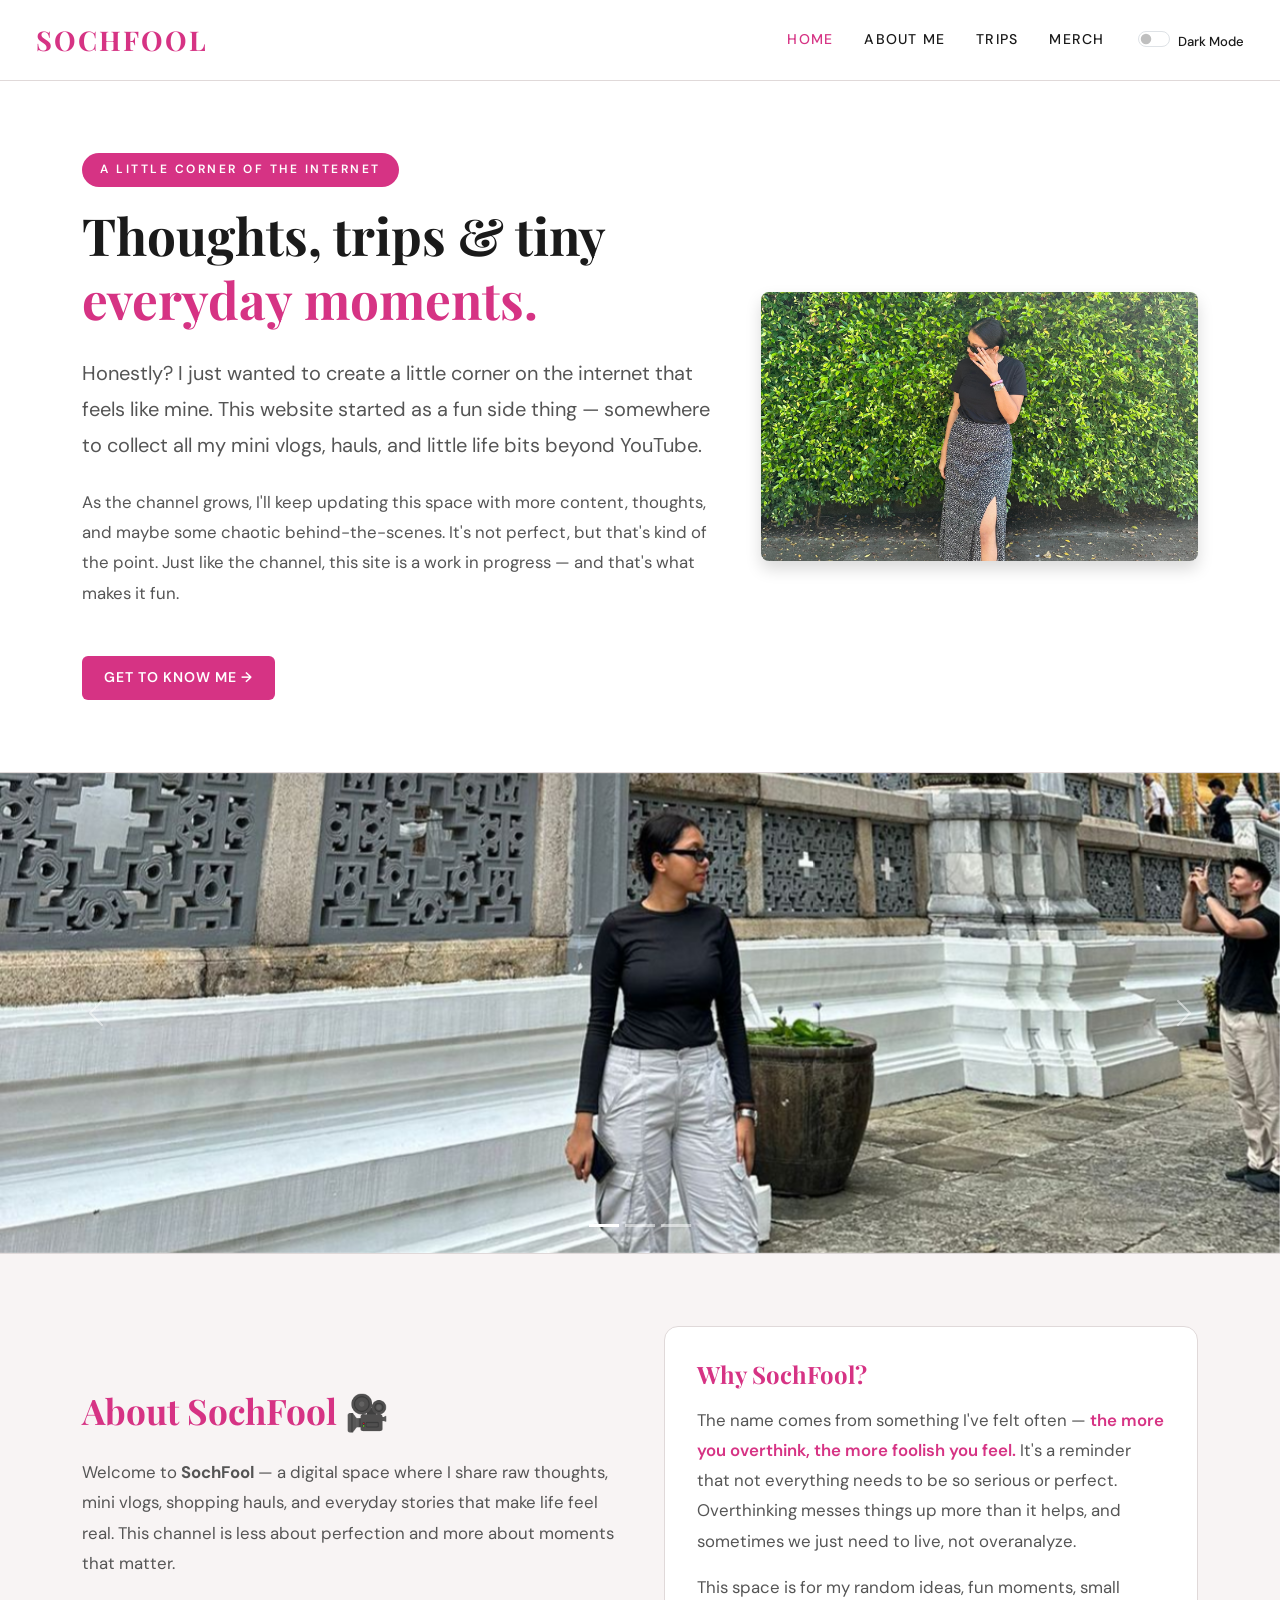
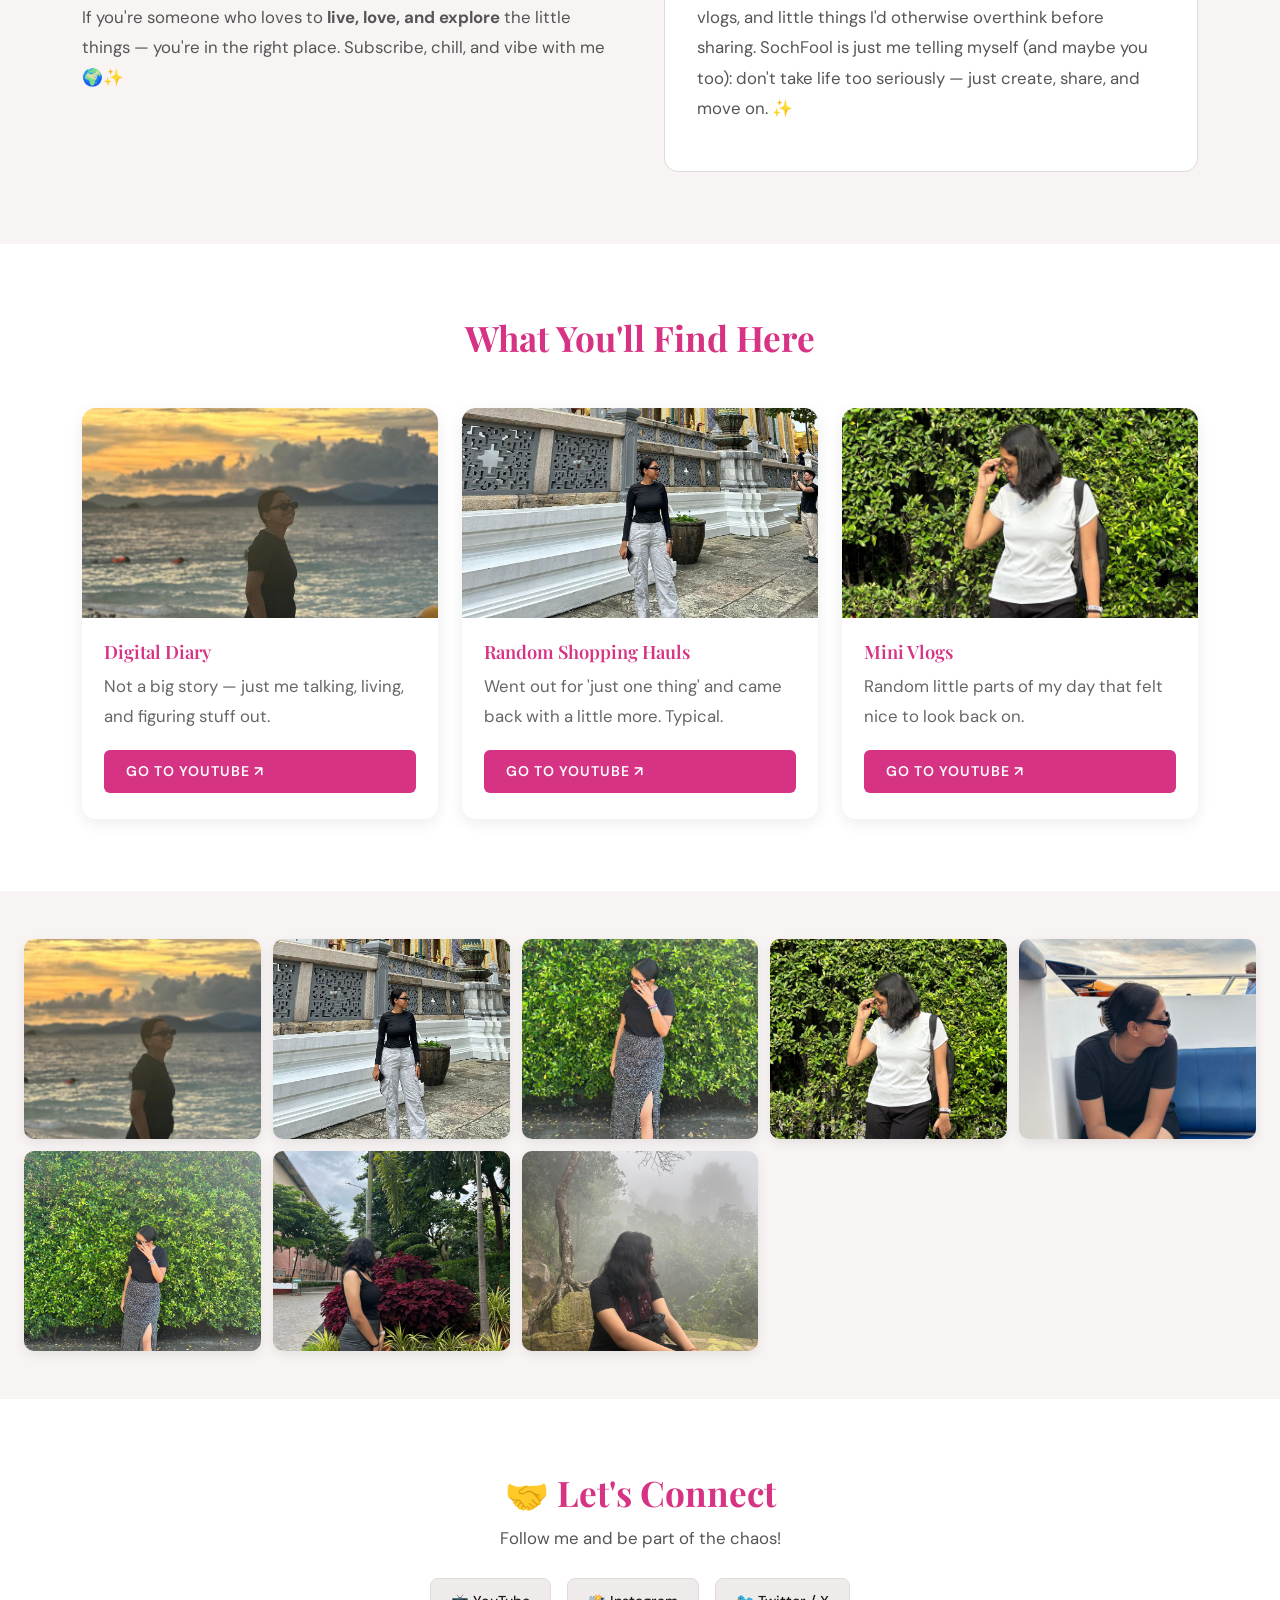
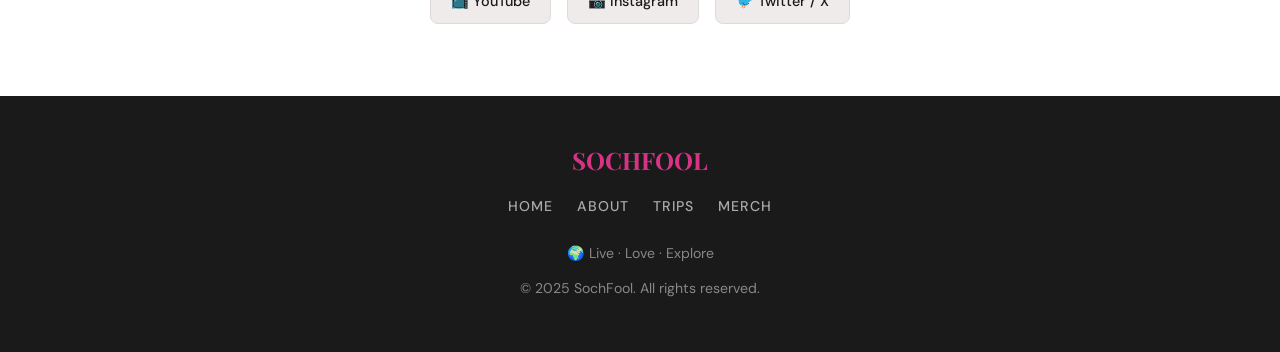
<file: index.html>
<!DOCTYPE html>
<html lang="en">
<head>
  <meta charset="UTF-8" />
  <meta name="viewport" content="width=device-width, initial-scale=1.0" />
  <title>SochFool — Home</title>
  <link href="https://cdn.jsdelivr.net/npm/bootstrap@5.3.2/dist/css/bootstrap.min.css" rel="stylesheet" />
  <link rel="stylesheet" href="style.css" />
</head>
<body>

  <!-- ═══════════════════════════════ NAVBAR ═══════════════ -->
  <nav id="sfNavbar" class="navbar navbar-expand-lg navbar-light bg-white sf-navbar">
    <div class="container-fluid">
      <a class="navbar-brand" href="index.html">SOCHFOOL</a>

      <button class="navbar-toggler border-0" type="button"
              data-bs-toggle="collapse" data-bs-target="#sfNav">
        <span class="navbar-toggler-icon"></span>
      </button>

      <div class="collapse navbar-collapse justify-content-end" id="sfNav">
        <ul class="navbar-nav align-items-center gap-1">
          <li class="nav-item"><a class="nav-link" href="index.html">Home</a></li>
          <li class="nav-item"><a class="nav-link" href="about.html">About Me</a></li>
          <li class="nav-item"><a class="nav-link" href="trips.html">Trips</a></li>
          <li class="nav-item"><a class="nav-link" href="merch.html">Merch</a></li>
          <li class="nav-item ms-3">
            <div class="form-check form-switch mb-0">
              <input class="form-check-input" type="checkbox" id="darkModeToggle" />
              <label class="form-check-label" for="darkModeToggle">Dark Mode</label>
            </div>
          </li>
        </ul>
      </div>
    </div>
  </nav>

  <!-- ═════════════════════════════ HERO / WHY THIS WEBSITE ═ -->
  <section class="sf-section">
    <div class="container">
      <div class="row align-items-center g-5">
        <div class="col-lg-7">
          <p class="sf-merch-badge d-inline-block mb-3">A little corner of the internet</p>
          <h1 class="mb-4">
            Thoughts, trips &amp; tiny<br>
            <span class="text-accent">everyday moments.</span>
          </h1>
          <p class="fs-5 mb-4">
            Honestly? I just wanted to create a little corner on the internet that feels like mine.
            This website started as a fun side thing — somewhere to collect all my mini vlogs, hauls,
            and little life bits beyond YouTube.
          </p>
          <p class="mb-5">
            As the channel grows, I'll keep updating this space with more content, thoughts,
            and maybe some chaotic behind-the-scenes. It's not perfect, but that's kind of the point.
            Just like the channel, this site is a work in progress — and that's what makes it fun.
          </p>
          <a href="about.html" class="sf-btn">Get to know me →</a>
        </div>
        <div class="col-lg-5 d-none d-lg-block">
          <img src="assets/3.jpg" alt="Neha" class="img-fluid rounded-3 shadow"
               style="max-height:420px; width:100%; object-fit:cover;" />
        </div>
      </div>
    </div>
  </section>

  <!-- ═══════════════════════════════ CAROUSEL ═════════════ -->
  <div id="sfCarousel" class="carousel slide sf-carousel" data-bs-ride="carousel">
    <div class="carousel-indicators">
      <button type="button" data-bs-target="#sfCarousel" data-bs-slide-to="0" class="active"></button>
      <button type="button" data-bs-target="#sfCarousel" data-bs-slide-to="1"></button>
      <button type="button" data-bs-target="#sfCarousel" data-bs-slide-to="2"></button>
    </div>
    <div class="carousel-inner">
      <div class="carousel-item active">
        <img src="assets/2.jpg" class="d-block w-100" alt="Slide 1" />
      </div>
      <div class="carousel-item">
        <img src="assets/1.jpg" class="d-block w-100" alt="Slide 2" />
      </div>
      <div class="carousel-item">
        <img src="assets/5.jpg" class="d-block w-100" alt="Slide 3" />
      </div>
    </div>
    <button class="carousel-control-prev" type="button" data-bs-target="#sfCarousel" data-bs-slide="prev">
      <span class="carousel-control-prev-icon"></span>
    </button>
    <button class="carousel-control-next" type="button" data-bs-target="#sfCarousel" data-bs-slide="next">
      <span class="carousel-control-next-icon"></span>
    </button>
  </div>

  <!-- ═══════════════════════════ ABOUT SOCHFOOL ═══════════ -->
  <section class="sf-section-alt">
    <div class="container">
      <div class="row g-5 align-items-center">
        <div class="col-lg-6">
          <h2 class="mb-4">About SochFool 🎥</h2>
          <p class="mb-4">
            Welcome to <strong>SochFool</strong> — a digital space where I share raw thoughts,
            mini vlogs, shopping hauls, and everyday stories that make life feel real.
            This channel is less about perfection and more about moments that matter.
          </p>
          <p>
            If you're someone who loves to <strong>live, love, and explore</strong> the little
            things — you're in the right place. Subscribe, chill, and vibe with me 🌍✨
          </p>
        </div>
        <div class="col-lg-6">
          <div style="background:var(--surface);border:1px solid var(--border);border-radius:14px;padding:32px;">
            <h3 class="mb-3" style="color:var(--accent);">Why SochFool?</h3>
            <p>
              The name comes from something I've felt often — <span class="highlight">the more you
              overthink, the more foolish you feel.</span> It's a reminder that not everything needs
              to be so serious or perfect. Overthinking messes things up more than it helps, and
              sometimes we just need to live, not overanalyze.
            </p>
            <p class="mt-3">
              This space is for my random ideas, fun moments, small vlogs, and little things I'd
              otherwise overthink before sharing. SochFool is just me telling myself (and maybe you
              too): don't take life too seriously — just create, share, and move on. ✨
            </p>
          </div>
        </div>
      </div>
    </div>
  </section>

  <!-- ═══════════════════════════════ CONTENT CARDS ════════ -->
  <section class="sf-section">
    <div class="container">
      <h2 class="mb-5 text-center">What You'll Find Here</h2>
      <div class="sf-card-grid">

        <div class="sf-card">
          <img src="assets/1.jpg" alt="Digital Diary" />
          <div class="sf-card-body">
            <h5>Digital Diary</h5>
            <p>Not a big story — just me talking, living, and figuring stuff out.</p>
            <a href="https://www.youtube.com" class="sf-btn" target="_blank" rel="noopener">Go to YouTube ↗</a>
          </div>
        </div>

        <div class="sf-card">
          <img src="assets/2.jpg" alt="Hauls" />
          <div class="sf-card-body">
            <h5>Random Shopping Hauls</h5>
            <p>Went out for 'just one thing' and came back with a little more. Typical.</p>
            <a href="https://www.youtube.com" class="sf-btn" target="_blank" rel="noopener">Go to YouTube ↗</a>
          </div>
        </div>

        <div class="sf-card">
          <img src="assets/4.jpg" alt="Mini Vlogs" />
          <div class="sf-card-body">
            <h5>Mini Vlogs</h5>
            <p>Random little parts of my day that felt nice to look back on.</p>
            <a href="https://www.youtube.com" class="sf-btn" target="_blank" rel="noopener">Go to YouTube ↗</a>
          </div>
        </div>

      </div>
    </div>
  </section>

  <!-- ═══════════════════════════════ PHOTO COLLAGE ════════ -->
  <div class="sf-collage">
    <img src="assets/1.jpg" alt="Memory 1" />
    <img src="assets/2.jpg" alt="Memory 2" />
    <img src="assets/3.jpg" alt="Memory 3" />
    <img src="assets/4.jpg" alt="Memory 4" />
    <img src="assets/5.jpg" alt="Memory 5" />
    <img src="assets/6.jpg" alt="Memory 6" />
    <img src="assets/7.jpg" alt="Memory 7" />
    <img src="assets/8.jpg" alt="Memory 8" />
  </div>

  <!-- ═══════════════════════════════ SOCIALS ══════════════ -->
  <section class="sf-section text-center">
    <div class="container">
      <h2 class="mb-2">🤝 Let's Connect</h2>
      <p class="mb-4">Follow me and be part of the chaos!</p>
      <div class="sf-socials">
        <a href="https://www.youtube.com" class="sf-social-link" target="_blank" rel="noopener">
          📺 YouTube
        </a>
        <a href="#" class="sf-social-link">📸 Instagram</a>
        <a href="#" class="sf-social-link">🐦 Twitter / X</a>
      </div>
    </div>
  </section>

  <!-- ═══════════════════════════════ FOOTER ═══════════════ -->
  <footer class="sf-footer">
    <span class="brand">SOCHFOOL</span>
    <div class="sf-footer-links">
      <a href="index.html">Home</a>
      <a href="about.html">About</a>
      <a href="trips.html">Trips</a>
      <a href="merch.html">Merch</a>
    </div>
    <p>🌍 Live · Love · Explore</p>
    <p style="margin-top:10px;">&copy; 2025 SochFool. All rights reserved.</p>
  </footer>

  <script src="https://cdn.jsdelivr.net/npm/bootstrap@5.3.2/dist/js/bootstrap.bundle.min.js"></script>
  <script src="script.js"></script>
</body>
</html>
</file>
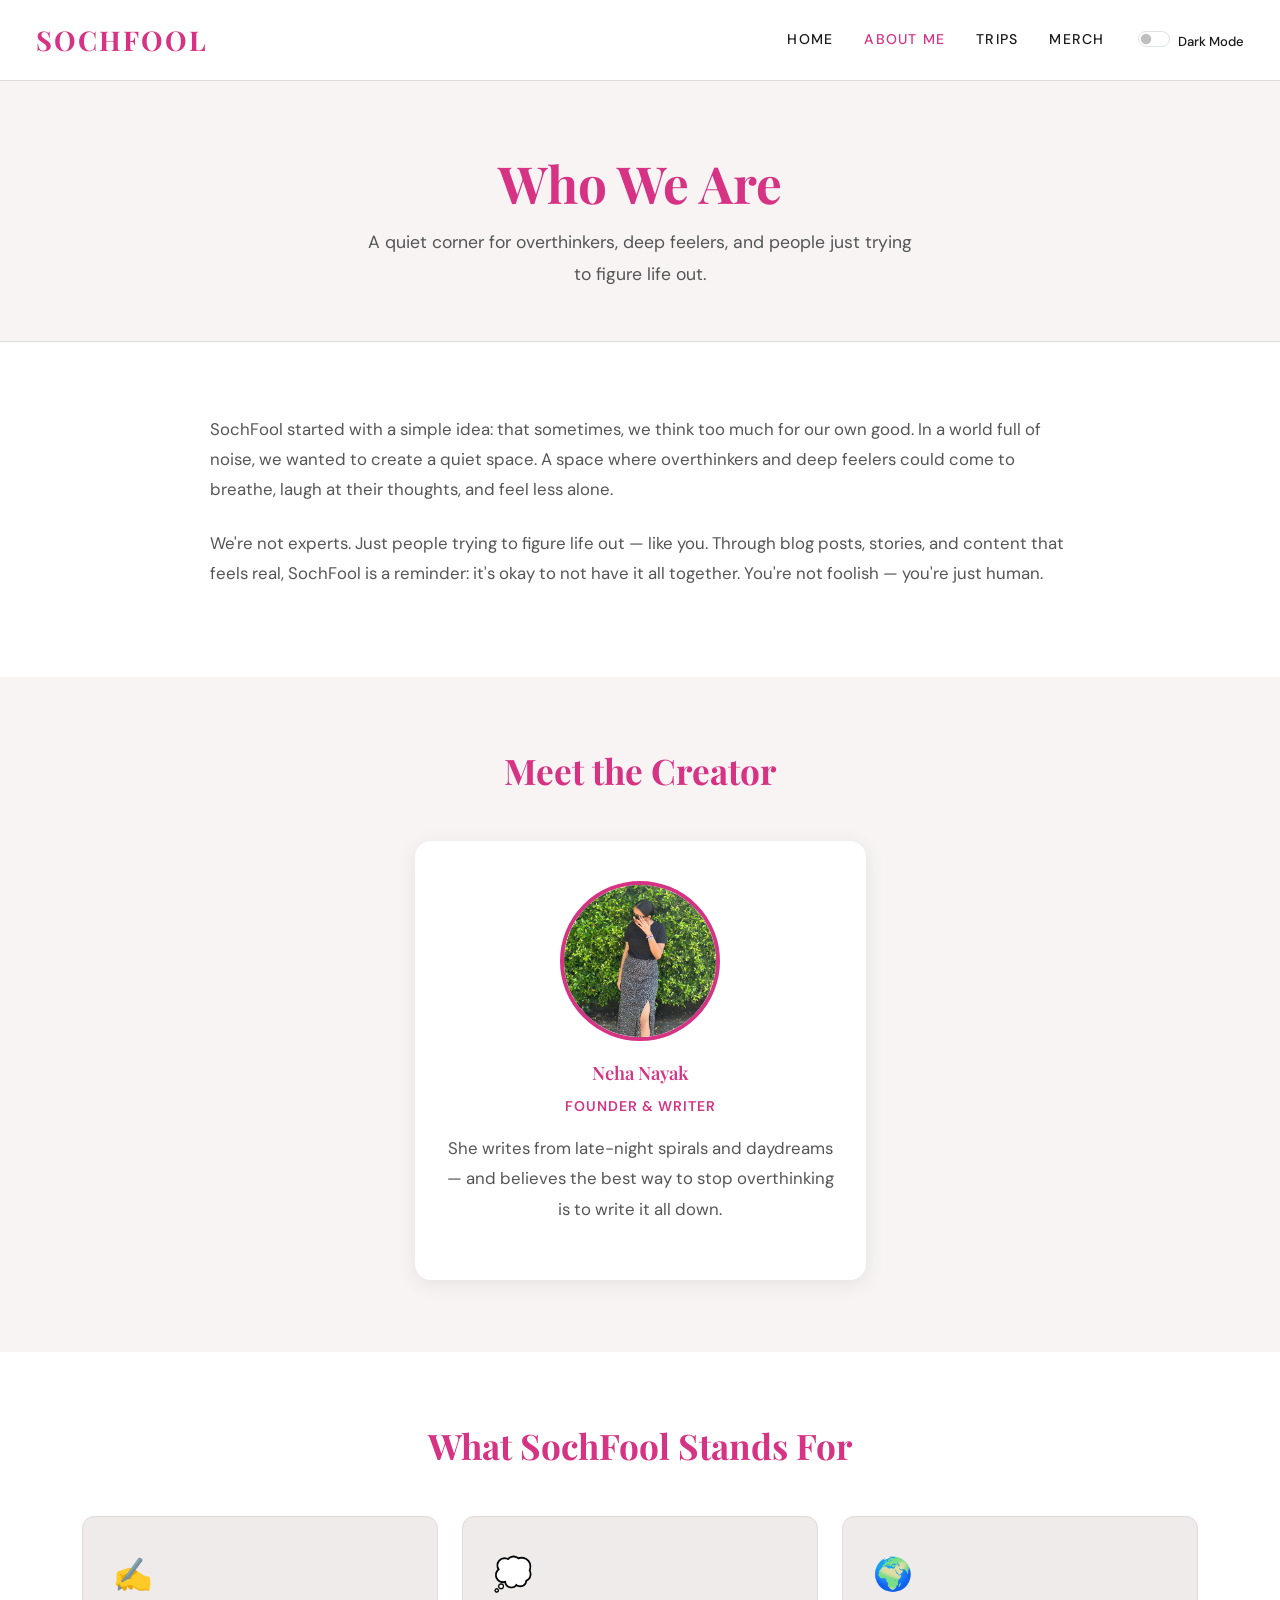
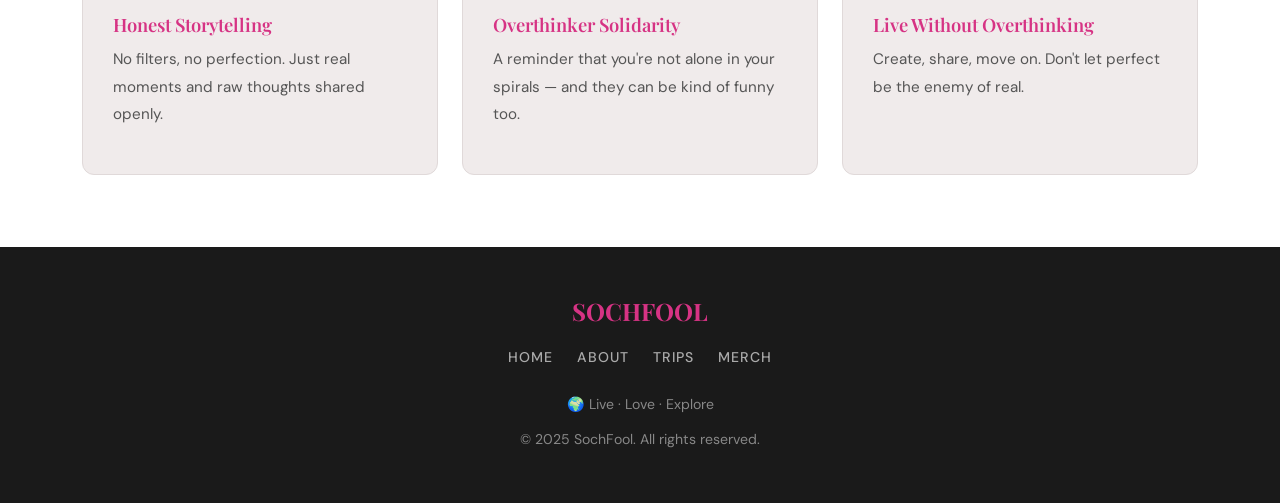
<file: about.html>
<!DOCTYPE html>
<html lang="en">
<head>
  <meta charset="UTF-8" />
  <meta name="viewport" content="width=device-width, initial-scale=1.0" />
  <title>About Me | SochFool</title>
  <link href="https://cdn.jsdelivr.net/npm/bootstrap@5.3.2/dist/css/bootstrap.min.css" rel="stylesheet" />
  <link rel="stylesheet" href="style.css" />
</head>
<body>

  <!-- ═══════════════════════════════ NAVBAR ═══════════════ -->
  <nav id="sfNavbar" class="navbar navbar-expand-lg navbar-light bg-white sf-navbar">
    <div class="container-fluid">
      <a class="navbar-brand" href="index.html">SOCHFOOL</a>

      <button class="navbar-toggler border-0" type="button"
              data-bs-toggle="collapse" data-bs-target="#sfNav">
        <span class="navbar-toggler-icon"></span>
      </button>

      <div class="collapse navbar-collapse justify-content-end" id="sfNav">
        <ul class="navbar-nav align-items-center gap-1">
          <li class="nav-item"><a class="nav-link" href="index.html">Home</a></li>
          <li class="nav-item"><a class="nav-link" href="about.html">About Me</a></li>
          <li class="nav-item"><a class="nav-link" href="trips.html">Trips</a></li>
          <li class="nav-item"><a class="nav-link" href="merch.html">Merch</a></li>
          <li class="nav-item ms-3">
            <div class="form-check form-switch mb-0">
              <input class="form-check-input" type="checkbox" id="darkModeToggle" />
              <label class="form-check-label" for="darkModeToggle">Dark Mode</label>
            </div>
          </li>
        </ul>
      </div>
    </div>
  </nav>

  <!-- ═══════════════════════════════ PAGE HEADER ══════════ -->
  <div class="sf-page-header">
    <h1>Who We Are</h1>
    <p>A quiet corner for overthinkers, deep feelers, and people just trying to figure life out.</p>
  </div>

  <!-- ═══════════════════════════════ ABOUT SECTION ════════ -->
  <section class="sf-section">
    <div class="container container-md">
      <p class="mb-4">
        SochFool started with a simple idea: that sometimes, we think too much for our own good.
        In a world full of noise, we wanted to create a quiet space. A space where overthinkers
        and deep feelers could come to breathe, laugh at their thoughts, and feel less alone.
      </p>
      <p>
        We're not experts. Just people trying to figure life out — like you. Through blog posts,
        stories, and content that feels real, SochFool is a reminder: it's okay to not have it
        all together. You're not foolish — you're just human.
      </p>
    </div>
  </section>

  <!-- ═══════════════════════════════ MEET THE CREATOR ═════ -->
  <section class="sf-section-alt">
    <div class="container">
      <h2 class="text-center mb-5">Meet the Creator</h2>
      <div class="row justify-content-center">
        <div class="col-md-7 col-lg-5">
          <div class="sf-creator-card">
            <img src="assets/3.jpg" alt="Neha Nayak" />
            <h5>Neha Nayak</h5>
            <p style="font-size:0.88rem;letter-spacing:1px;text-transform:uppercase;color:var(--accent);margin-bottom:14px;font-weight:600;">
              Founder &amp; Writer
            </p>
            <p>
              She writes from late-night spirals and daydreams — and believes the best way to
              stop overthinking is to write it all down.
            </p>
          </div>
        </div>
      </div>
    </div>
  </section>

  <!-- ═══════════════════════════════ VALUES ═══════════════ -->
  <section class="sf-section">
    <div class="container">
      <h2 class="text-center mb-5">What SochFool Stands For</h2>
      <div class="row g-4">
        <div class="col-md-4">
          <div style="background:var(--surface-2);border-radius:12px;padding:30px;height:100%;border:1px solid var(--border);">
            <div style="font-size:2rem;margin-bottom:12px;">✍️</div>
            <h5 style="color:var(--accent);margin-bottom:10px;">Honest Storytelling</h5>
            <p style="font-size:0.95rem;">No filters, no perfection. Just real moments and raw thoughts shared openly.</p>
          </div>
        </div>
        <div class="col-md-4">
          <div style="background:var(--surface-2);border-radius:12px;padding:30px;height:100%;border:1px solid var(--border);">
            <div style="font-size:2rem;margin-bottom:12px;">💭</div>
            <h5 style="color:var(--accent);margin-bottom:10px;">Overthinker Solidarity</h5>
            <p style="font-size:0.95rem;">A reminder that you're not alone in your spirals — and they can be kind of funny too.</p>
          </div>
        </div>
        <div class="col-md-4">
          <div style="background:var(--surface-2);border-radius:12px;padding:30px;height:100%;border:1px solid var(--border);">
            <div style="font-size:2rem;margin-bottom:12px;">🌍</div>
            <h5 style="color:var(--accent);margin-bottom:10px;">Live Without Overthinking</h5>
            <p style="font-size:0.95rem;">Create, share, move on. Don't let perfect be the enemy of real.</p>
          </div>
        </div>
      </div>
    </div>
  </section>

  <!-- ═══════════════════════════════ FOOTER ═══════════════ -->
  <footer class="sf-footer">
    <span class="brand">SOCHFOOL</span>
    <div class="sf-footer-links">
      <a href="index.html">Home</a>
      <a href="about.html">About</a>
      <a href="trips.html">Trips</a>
      <a href="merch.html">Merch</a>
    </div>
    <p>🌍 Live · Love · Explore</p>
    <p style="margin-top:10px;">&copy; 2025 SochFool. All rights reserved.</p>
  </footer>

  <script src="https://cdn.jsdelivr.net/npm/bootstrap@5.3.2/dist/js/bootstrap.bundle.min.js"></script>
  <script src="script.js"></script>
</body>
</html>
</file>
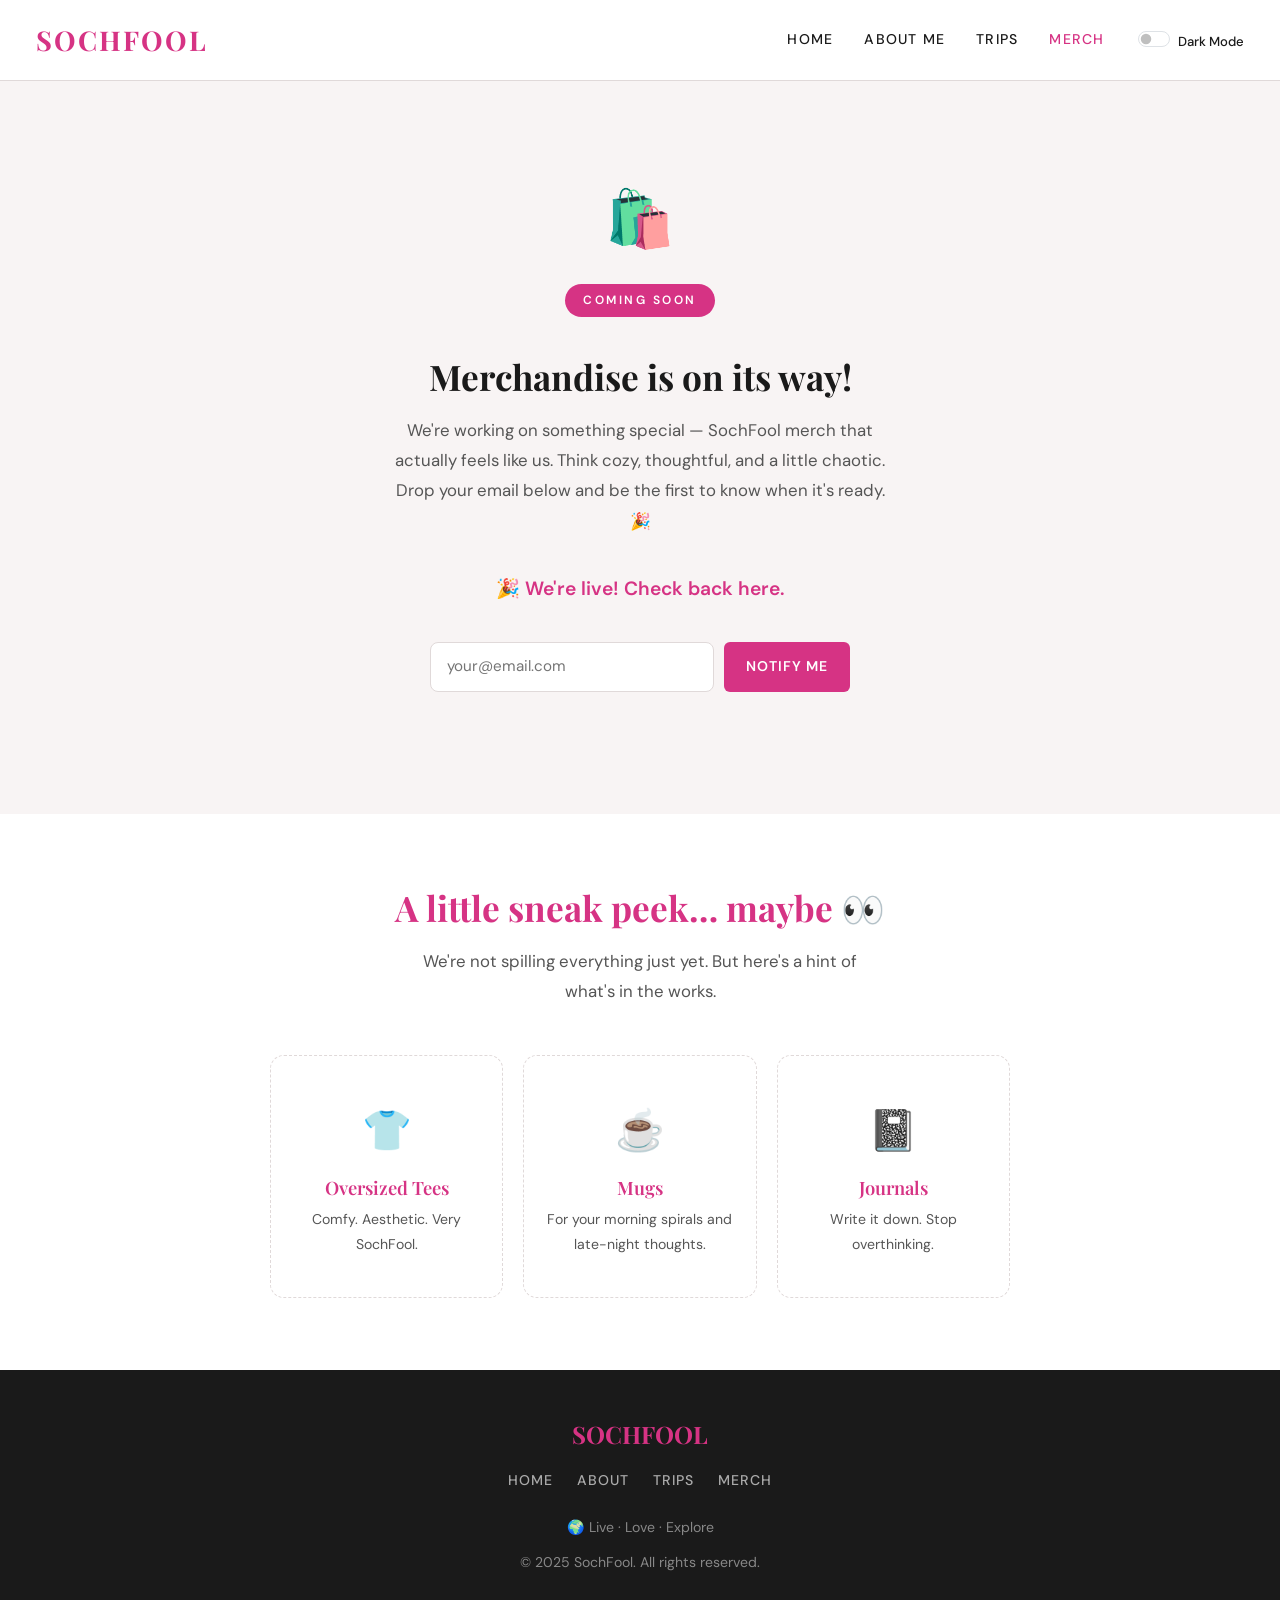
<file: merch.html>
<!DOCTYPE html>
<html lang="en">
<head>
  <meta charset="UTF-8" />
  <meta name="viewport" content="width=device-width, initial-scale=1.0" />
  <title>Merch | SochFool</title>
  <link href="https://cdn.jsdelivr.net/npm/bootstrap@5.3.2/dist/css/bootstrap.min.css" rel="stylesheet" />
  <link rel="stylesheet" href="style.css" />
  <style>
    /* ── Countdown ─────────────────────────────────────────── */
    .sf-countdown {
      display: flex;
      justify-content: center;
      gap: 24px;
      margin: 36px 0;
      flex-wrap: wrap;
    }

    .sf-countdown-box {
      background: var(--surface);
      border: 1px solid var(--border);
      border-radius: 12px;
      padding: 18px 26px;
      min-width: 90px;
      text-align: center;
      transition: background 0.3s, border-color 0.3s;
    }

    .sf-countdown-box .num {
      font-family: 'Playfair Display', serif;
      font-size: 2.6rem;
      font-weight: 700;
      color: var(--accent);
      display: block;
      line-height: 1;
    }

    .sf-countdown-box .label {
      font-family: 'DM Sans', sans-serif;
      font-size: 0.72rem;
      font-weight: 600;
      letter-spacing: 2px;
      text-transform: uppercase;
      color: var(--text-muted);
      margin-top: 6px;
      display: block;
    }

    /* ── Notify form ───────────────────────────────────────── */
    .sf-notify-form {
      display: flex;
      max-width: 420px;
      margin: 0 auto 10px;
      gap: 10px;
      flex-wrap: wrap;
      justify-content: center;
    }

    .sf-notify-form input[type="email"] {
      flex: 1;
      min-width: 200px;
      padding: 11px 16px;
      border-radius: 8px;
      border: 1px solid var(--border);
      background: var(--surface);
      color: var(--text);
      font-family: 'DM Sans', sans-serif;
      font-size: 0.95rem;
      transition: border-color 0.2s, background 0.3s, color 0.3s;
      outline: none;
    }

    .sf-notify-form input[type="email"]:focus {
      border-color: var(--accent);
    }

    #notifyMsg {
      font-family: 'DM Sans', sans-serif;
      font-size: 0.9rem;
      color: var(--accent);
      margin-top: 8px;
      min-height: 22px;
    }

    /* ── Preview cards ─────────────────────────────────────── */
    .sf-merch-preview {
      display: grid;
      grid-template-columns: repeat(auto-fit, minmax(200px, 1fr));
      gap: 20px;
      max-width: 740px;
      margin: 0 auto;
    }

    .sf-merch-item {
      background: var(--surface);
      border: 1px dashed var(--border);
      border-radius: 14px;
      padding: 40px 20px;
      text-align: center;
      transition: background 0.3s, border-color 0.3s;
    }

    .sf-merch-item .icon { font-size: 2.5rem; display: block; margin-bottom: 12px; }
    .sf-merch-item p {
      font-size: 0.88rem;
      color: var(--text-muted);
      margin: 0;
    }
  </style>
</head>
<body>

  <!-- ═══════════════════════════════ NAVBAR ═══════════════ -->
  <nav id="sfNavbar" class="navbar navbar-expand-lg navbar-light bg-white sf-navbar">
    <div class="container-fluid">
      <a class="navbar-brand" href="index.html">SOCHFOOL</a>

      <button class="navbar-toggler border-0" type="button"
              data-bs-toggle="collapse" data-bs-target="#sfNav">
        <span class="navbar-toggler-icon"></span>
      </button>

      <div class="collapse navbar-collapse justify-content-end" id="sfNav">
        <ul class="navbar-nav align-items-center gap-1">
          <li class="nav-item"><a class="nav-link" href="index.html">Home</a></li>
          <li class="nav-item"><a class="nav-link" href="about.html">About Me</a></li>
          <li class="nav-item"><a class="nav-link" href="trips.html">Trips</a></li>
          <li class="nav-item"><a class="nav-link" href="merch.html">Merch</a></li>
          <li class="nav-item ms-3">
            <div class="form-check form-switch mb-0">
              <input class="form-check-input" type="checkbox" id="darkModeToggle" />
              <label class="form-check-label" for="darkModeToggle">Dark Mode</label>
            </div>
          </li>
        </ul>
      </div>
    </div>
  </nav>

  <!-- ═══════════════════════════════ COMING SOON HERO ═════ -->
  <section class="sf-merch-section">
    <div class="container">
      <span class="sf-merch-emoji">🛍️</span>
      <span class="sf-merch-badge">Coming Soon</span>
      <h2 class="mt-3 mb-3">Merchandise is on its way!</h2>
      <p>
        We're working on something special — SochFool merch that actually feels like us.
        Think cozy, thoughtful, and a little chaotic. Drop your email below and be the
        first to know when it's ready. 🎉
      </p>

      <!-- Countdown -->
      <div class="sf-countdown" id="sfCountdown">
        <div class="sf-countdown-box"><span class="num" id="cdDays">--</span><span class="label">Days</span></div>
        <div class="sf-countdown-box"><span class="num" id="cdHours">--</span><span class="label">Hours</span></div>
        <div class="sf-countdown-box"><span class="num" id="cdMins">--</span><span class="label">Minutes</span></div>
        <div class="sf-countdown-box"><span class="num" id="cdSecs">--</span><span class="label">Seconds</span></div>
      </div>

      <!-- Notify form -->
      <div class="sf-notify-form">
        <input type="email" id="notifyEmail" placeholder="your@email.com" />
        <button class="sf-btn" onclick="handleNotify()">Notify Me</button>
      </div>
      <p id="notifyMsg"></p>
    </div>
  </section>

  <!-- ═══════════════════════════════ PREVIEW ITEMS ════════ -->
  <section class="sf-section">
    <div class="container text-center">
      <h2 class="mb-3">A little sneak peek… maybe 👀</h2>
      <p class="mb-5" style="max-width:480px;margin:0 auto 40px;">
        We're not spilling everything just yet. But here's a hint of what's in the works.
      </p>
      <div class="sf-merch-preview">
        <div class="sf-merch-item">
          <span class="icon">👕</span>
          <h5 style="color:var(--accent);margin-bottom:8px;">Oversized Tees</h5>
          <p>Comfy. Aesthetic. Very SochFool.</p>
        </div>
        <div class="sf-merch-item">
          <span class="icon">☕</span>
          <h5 style="color:var(--accent);margin-bottom:8px;">Mugs</h5>
          <p>For your morning spirals and late-night thoughts.</p>
        </div>
        <div class="sf-merch-item">
          <span class="icon">📓</span>
          <h5 style="color:var(--accent);margin-bottom:8px;">Journals</h5>
          <p>Write it down. Stop overthinking.</p>
        </div>
      </div>
    </div>
  </section>

  <!-- ═══════════════════════════════ FOOTER ═══════════════ -->
  <footer class="sf-footer">
    <span class="brand">SOCHFOOL</span>
    <div class="sf-footer-links">
      <a href="index.html">Home</a>
      <a href="about.html">About</a>
      <a href="trips.html">Trips</a>
      <a href="merch.html">Merch</a>
    </div>
    <p>🌍 Live · Love · Explore</p>
    <p style="margin-top:10px;">&copy; 2025 SochFool. All rights reserved.</p>
  </footer>

  <script src="https://cdn.jsdelivr.net/npm/bootstrap@5.3.2/dist/js/bootstrap.bundle.min.js"></script>
  <script src="script.js"></script>
  <script>
    // ── Countdown to a launch date ──────────────────────────
    const launchDate = new Date('2025-12-01T00:00:00').getTime();

    function updateCountdown() {
      const now  = Date.now();
      const diff = launchDate - now;

      if (diff <= 0) {
        document.getElementById('sfCountdown').innerHTML =
          '<p style="color:var(--accent);font-size:1.2rem;font-weight:600;">🎉 We\'re live! Check back here.</p>';
        return;
      }

      const d = Math.floor(diff / 86400000);
      const h = Math.floor((diff % 86400000) / 3600000);
      const m = Math.floor((diff % 3600000)  / 60000);
      const s = Math.floor((diff % 60000)    / 1000);

      document.getElementById('cdDays').textContent  = String(d).padStart(2,'0');
      document.getElementById('cdHours').textContent = String(h).padStart(2,'0');
      document.getElementById('cdMins').textContent  = String(m).padStart(2,'0');
      document.getElementById('cdSecs').textContent  = String(s).padStart(2,'0');
    }

    updateCountdown();
    setInterval(updateCountdown, 1000);

    // ── Notify form ─────────────────────────────────────────
    function handleNotify() {
      const email = document.getElementById('notifyEmail').value.trim();
      const msg   = document.getElementById('notifyMsg');

      if (!email || !email.includes('@')) {
        msg.style.color = '#e53e3e';
        msg.textContent = 'Please enter a valid email address.';
        return;
      }

      msg.style.color = 'var(--accent)';
      msg.textContent = '✅ You\'re on the list! We\'ll notify you when merch drops.';
      document.getElementById('notifyEmail').value = '';
    }
  </script>
</body>
</html>
</file>
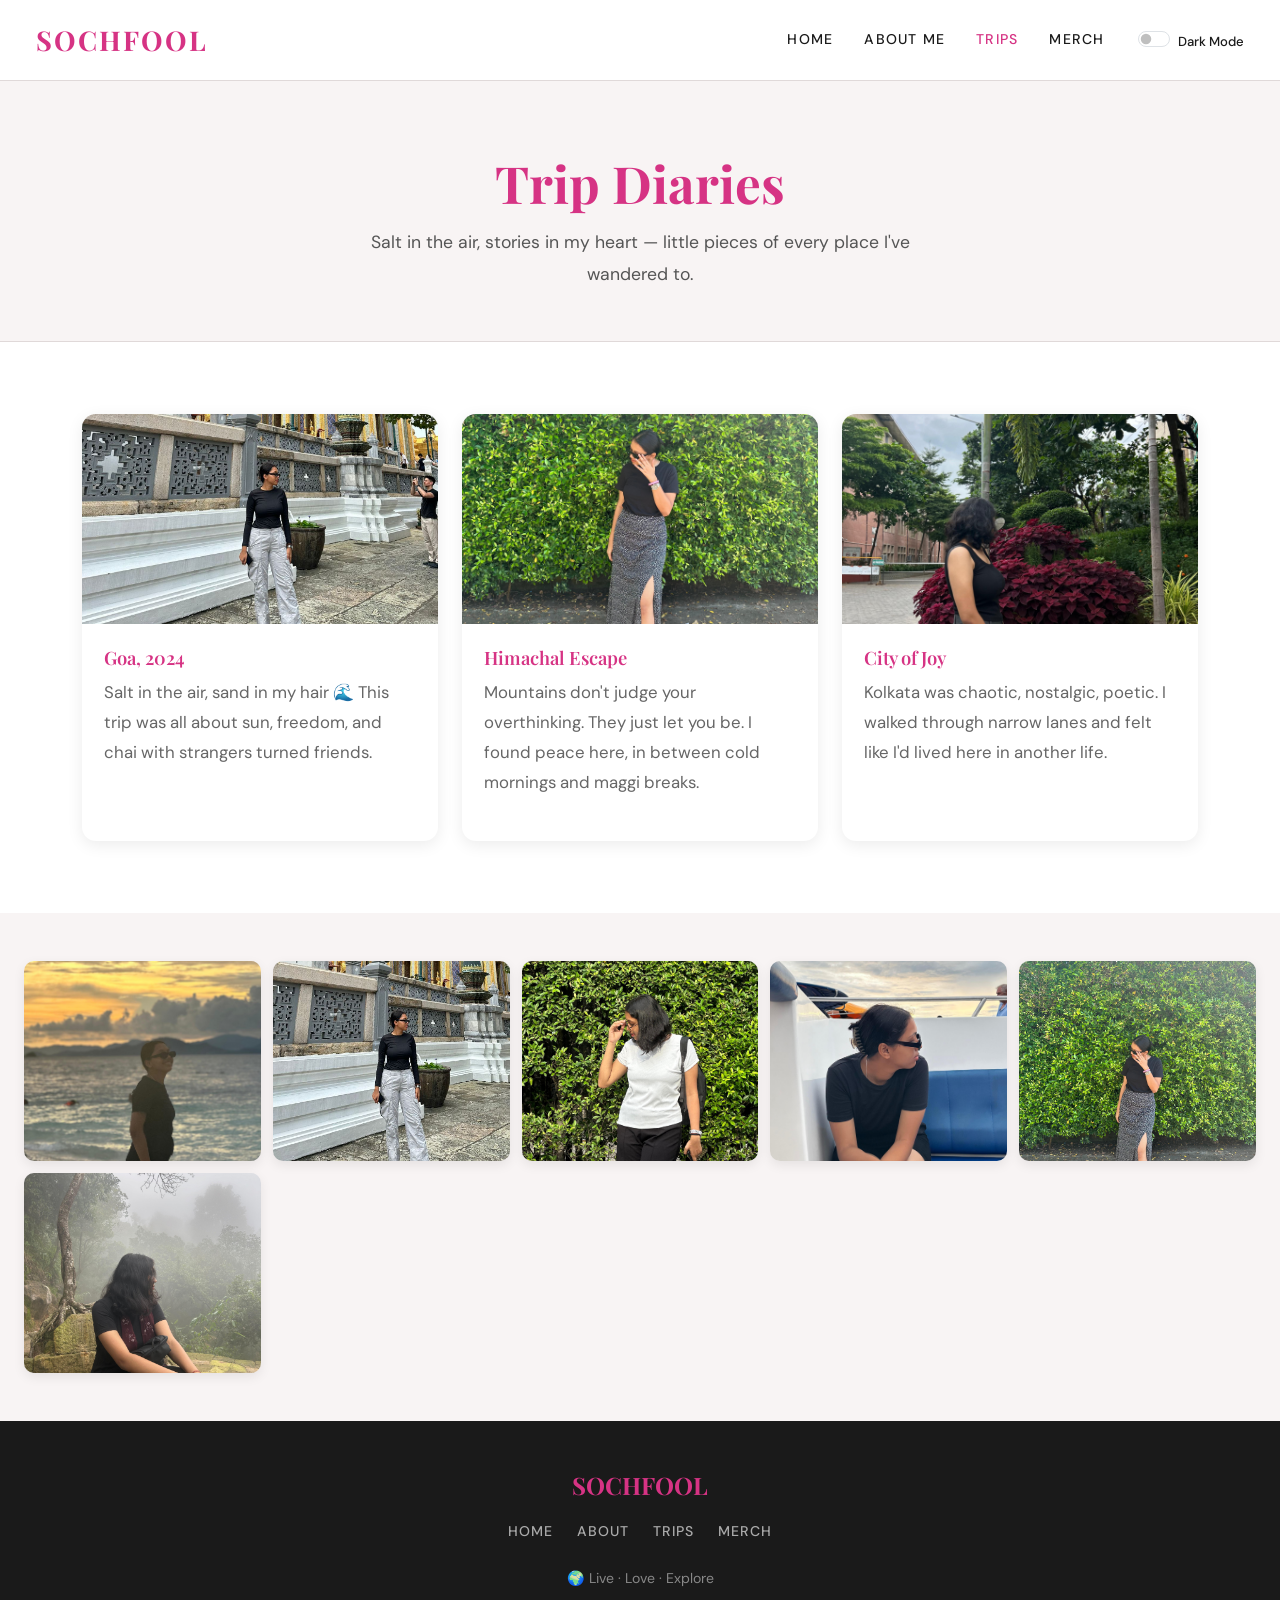
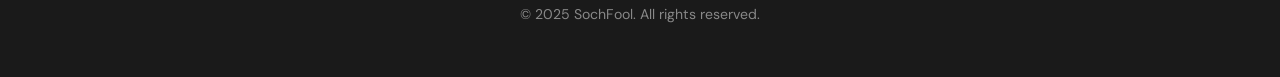
<file: trips.html>
<!DOCTYPE html>
<html lang="en">
<head>
  <meta charset="UTF-8" />
  <meta name="viewport" content="width=device-width, initial-scale=1.0" />
  <title>Trip Diaries | SochFool</title>
  <link href="https://cdn.jsdelivr.net/npm/bootstrap@5.3.2/dist/css/bootstrap.min.css" rel="stylesheet" />
  <link rel="stylesheet" href="style.css" />
</head>
<body>

  <!-- ═══════════════════════════════ NAVBAR ═══════════════ -->
  <nav id="sfNavbar" class="navbar navbar-expand-lg navbar-light bg-white sf-navbar">
    <div class="container-fluid">
      <a class="navbar-brand" href="index.html">SOCHFOOL</a>

      <button class="navbar-toggler border-0" type="button"
              data-bs-toggle="collapse" data-bs-target="#sfNav">
        <span class="navbar-toggler-icon"></span>
      </button>

      <div class="collapse navbar-collapse justify-content-end" id="sfNav">
        <ul class="navbar-nav align-items-center gap-1">
          <li class="nav-item"><a class="nav-link" href="index.html">Home</a></li>
          <li class="nav-item"><a class="nav-link" href="about.html">About Me</a></li>
          <li class="nav-item"><a class="nav-link" href="trips.html">Trips</a></li>
          <li class="nav-item"><a class="nav-link" href="merch.html">Merch</a></li>
          <li class="nav-item ms-3">
            <div class="form-check form-switch mb-0">
              <input class="form-check-input" type="checkbox" id="darkModeToggle" />
              <label class="form-check-label" for="darkModeToggle">Dark Mode</label>
            </div>
          </li>
        </ul>
      </div>
    </div>
  </nav>

  <!-- ═══════════════════════════════ PAGE HEADER ══════════ -->
  <div class="sf-page-header">
    <h1>Trip Diaries</h1>
    <p>Salt in the air, stories in my heart — little pieces of every place I've wandered to.</p>
  </div>

  <!-- ═══════════════════════════════ TRIP CARDS ═══════════ -->
  <section class="sf-section">
    <div class="container">
      <div class="sf-card-grid">

        <!-- Card 1 -->
        <div class="sf-card">
          <img src="assets/2.jpg" alt="Goa Trip" />
          <div class="sf-card-body">
            <h5>Goa, 2024</h5>
            <p>
              Salt in the air, sand in my hair 🌊 This trip was all about sun, freedom,
              and chai with strangers turned friends.
            </p>
          </div>
        </div>

        <!-- Card 2 -->
        <div class="sf-card">
          <img src="assets/3.jpg" alt="Himachal" />
          <div class="sf-card-body">
            <h5>Himachal Escape</h5>
            <p>
              Mountains don't judge your overthinking. They just let you be. I found
              peace here, in between cold mornings and maggi breaks.
            </p>
          </div>
        </div>

        <!-- Card 3 -->
        <div class="sf-card">
          <img src="assets/7.jpg" alt="Kolkata" />
          <div class="sf-card-body">
            <h5>City of Joy</h5>
            <p>
              Kolkata was chaotic, nostalgic, poetic. I walked through narrow lanes and
              felt like I'd lived here in another life.
            </p>
          </div>
        </div>

        <!-- Add more cards below as you travel -->
        <!--
        <div class="sf-card">
          <img src="assets/your-photo.jpg" alt="Trip Name" />
          <div class="sf-card-body">
            <h5>Trip Name</h5>
            <p>Your thoughts, vibe, or small memory from this place.</p>
          </div>
        </div>
        -->

      </div>
    </div>
  </section>

  <!-- ═══════════════════════════════ PHOTO COLLAGE ════════ -->
  <div class="sf-collage">
    <img src="assets/1.jpg" alt="Memory" />
    <img src="assets/2.jpg" alt="Memory" />
    <img src="assets/4.jpg" alt="Memory" />
    <img src="assets/5.jpg" alt="Memory" />
    <img src="assets/6.jpg" alt="Memory" />
    <img src="assets/8.jpg" alt="Memory" />
  </div>

  <!-- ═══════════════════════════════ FOOTER ═══════════════ -->
  <footer class="sf-footer">
    <span class="brand">SOCHFOOL</span>
    <div class="sf-footer-links">
      <a href="index.html">Home</a>
      <a href="about.html">About</a>
      <a href="trips.html">Trips</a>
      <a href="merch.html">Merch</a>
    </div>
    <p>🌍 Live · Love · Explore</p>
    <p style="margin-top:10px;">&copy; 2025 SochFool. All rights reserved.</p>
  </footer>

  <script src="https://cdn.jsdelivr.net/npm/bootstrap@5.3.2/dist/js/bootstrap.bundle.min.js"></script>
  <script src="script.js"></script>
</body>
</html>
</file>
<file: style.css>
/* ============================================================
   SOCHFOOL — Global Stylesheet
   Font: Playfair Display (display) + DM Sans (body)
   ============================================================ */

@import url('https://fonts.googleapis.com/css2?family=Playfair+Display:wght@400;700&family=DM+Sans:wght@300;400;500;600&display=swap');

/* ── CSS Variables (Light Mode) ──────────────────────────── */
:root {
  --bg:          #ffffff;
  --bg-alt:      #f8f4f4;
  --surface:     #ffffff;
  --surface-2:   #f0ebeb;
  --text:        #1a1a1a;
  --text-muted:  #555555;
  --accent:      #d63384;
  --accent-dark: #a0215e;
  --border:      #e0d9d9;
  --navbar-bg:   #ffffff;
  --navbar-text: #1a1a1a;
  --card-bg:     #ffffff;
  --card-text:   #1a1a1a;
  --card-muted:  #666666;
  --footer-bg:   #1a1a1a;
  --footer-text: #e0e0e0;
  --shadow:      rgba(0,0,0,0.08);
  --shadow-hover:rgba(214,51,132,0.18);
}

/* ── Dark Mode Variables ─────────────────────────────────── */
body.dark-mode {
  --bg:          #0d0d0d;
  --bg-alt:      #141414;
  --surface:     #1a1a1a;
  --surface-2:   #222222;
  --text:        #e8e8e8;
  --text-muted:  #aaaaaa;
  --accent:      #ff4d94;
  --accent-dark: #ff7ab3;
  --border:      #2e2e2e;
  --navbar-bg:   #0d0d0d;
  --navbar-text: #e8e8e8;
  --card-bg:     #1e1e1e;
  --card-text:   #e8e8e8;
  --card-muted:  #aaaaaa;
  --footer-bg:   #000000;
  --footer-text: #cccccc;
  --shadow:      rgba(0,0,0,0.4);
  --shadow-hover:rgba(255,77,148,0.22);
}

/* ── Base Reset ──────────────────────────────────────────── */
*, *::before, *::after { box-sizing: border-box; margin: 0; padding: 0; }

html { scroll-behavior: smooth; }

body {
  background-color: var(--bg);
  color: var(--text);
  font-family: 'DM Sans', sans-serif;
  font-weight: 400;
  line-height: 1.7;
  transition: background-color 0.3s ease, color 0.3s ease;
}

/* ── Typography ──────────────────────────────────────────── */
h1, h2, h3, h4, h5 {
  font-family: 'Playfair Display', serif;
  color: var(--text);
  line-height: 1.25;
}

h1 { font-size: clamp(2rem, 5vw, 3.2rem); font-weight: 700; }
h2 { font-size: clamp(1.5rem, 3.5vw, 2.2rem); font-weight: 700; }
h3 { font-size: 1.5rem; font-weight: 700; }
h5 { font-size: 1.15rem; font-weight: 600; }

p {
  font-family: 'DM Sans', sans-serif;
  font-size: 1.05rem;
  color: var(--text-muted);
  line-height: 1.8;
}

a { color: var(--accent); text-decoration: none; transition: color 0.2s; }
a:hover { color: var(--accent-dark); }

.highlight { color: var(--accent); font-weight: 600; }

/* ── Navbar ──────────────────────────────────────────────── */
.sf-navbar {
  background-color: var(--navbar-bg) !important;
  border-bottom: 1px solid var(--border);
  padding: 0.75rem 1.5rem;
  position: sticky;
  top: 0;
  z-index: 1000;
  transition: background-color 0.3s ease, border-color 0.3s ease;
}

.sf-navbar .navbar-brand {
  font-family: 'Playfair Display', serif;
  font-size: 1.7rem;
  font-weight: 700;
  color: var(--accent) !important;
  letter-spacing: 2px;
}

.sf-navbar .nav-link {
  font-family: 'DM Sans', sans-serif;
  font-size: 0.88rem;
  font-weight: 500;
  color: var(--navbar-text) !important;
  text-transform: uppercase;
  letter-spacing: 1.2px;
  padding: 0.5rem 0.85rem !important;
  transition: color 0.25s ease;
}

.sf-navbar .nav-link:hover,
.sf-navbar .nav-link.active {
  color: var(--accent) !important;
}

/* Dark mode toggle */
.sf-navbar .form-check-label {
  font-family: 'DM Sans', sans-serif;
  font-size: 0.82rem;
  font-weight: 500;
  color: var(--navbar-text);
  transition: color 0.3s;
}

.sf-navbar .form-check-input:checked {
  background-color: var(--accent);
  border-color: var(--accent);
}

/* toggler icon color fix in dark */
body.dark-mode .sf-navbar .navbar-toggler-icon {
  filter: invert(1);
}

/* ── Page Header / Hero Banner ───────────────────────────── */
.sf-page-header {
  background-color: var(--bg-alt);
  padding: 70px 20px 50px;
  text-align: center;
  border-bottom: 1px solid var(--border);
}

.sf-page-header h1 { color: var(--accent); margin-bottom: 12px; }
.sf-page-header p  { max-width: 560px; margin: 0 auto; font-size: 1.1rem; }

/* ── Sections ────────────────────────────────────────────── */
.sf-section {
  padding: 72px 20px;
  background-color: var(--bg);
  transition: background-color 0.3s ease;
}

.sf-section-alt {
  padding: 72px 20px;
  background-color: var(--bg-alt);
  transition: background-color 0.3s ease;
}

.sf-section h2, .sf-section-alt h2 {
  color: var(--accent);
  margin-bottom: 20px;
}

/* ── Carousel ────────────────────────────────────────────── */
.sf-carousel { border-top: 1px solid var(--border); border-bottom: 1px solid var(--border); }
.sf-carousel .carousel-item img { height: 480px; object-fit: cover; width: 100%; }

/* ── Cards ───────────────────────────────────────────────── */
.sf-card-grid {
  display: grid;
  grid-template-columns: repeat(auto-fill, minmax(280px, 1fr));
  gap: 24px;
  padding: 0;
}

.sf-card {
  background-color: var(--card-bg);
  border-radius: 14px;
  overflow: hidden;
  box-shadow: 0 4px 16px var(--shadow);
  transition: transform 0.3s ease, box-shadow 0.3s ease, background-color 0.3s ease;
  display: flex;
  flex-direction: column;
}

.sf-card:hover {
  transform: translateY(-5px);
  box-shadow: 0 10px 28px var(--shadow-hover);
}

.sf-card img {
  width: 100%; height: 210px; object-fit: cover;
}

.sf-card-body {
  padding: 22px 22px 26px;
  flex-grow: 1;
  display: flex;
  flex-direction: column;
}

.sf-card-body h5 {
  color: var(--accent);
  margin-bottom: 8px;
}

.sf-card-body p {
  flex-grow: 1;
  margin-bottom: 18px;
  color: var(--card-muted);
}

/* ── Button ──────────────────────────────────────────────── */
.sf-btn {
  display: inline-block;
  background-color: var(--accent);
  color: #fff !important;
  font-family: 'DM Sans', sans-serif;
  font-size: 0.88rem;
  font-weight: 600;
  letter-spacing: 1px;
  text-transform: uppercase;
  padding: 10px 22px;
  border-radius: 6px;
  border: none;
  cursor: pointer;
  transition: background-color 0.25s ease, transform 0.2s ease;
}

.sf-btn:hover { background-color: var(--accent-dark); transform: translateY(-1px); }

/* ── Grid Photo Collage ──────────────────────────────────── */
.sf-collage {
  display: grid;
  grid-template-columns: repeat(auto-fit, minmax(220px, 1fr));
  gap: 12px;
  padding: 48px 24px;
  background-color: var(--bg-alt);
  transition: background-color 0.3s ease;
}

.sf-collage img {
  width: 100%; height: 200px; object-fit: cover;
  border-radius: 10px;
  box-shadow: 0 4px 12px var(--shadow);
  transition: transform 0.3s ease, box-shadow 0.3s ease;
}

.sf-collage img:hover {
  transform: scale(1.03);
  box-shadow: 0 8px 20px var(--shadow-hover);
}

/* ── About / Creator Card ────────────────────────────────── */
.sf-creator-card {
  background-color: var(--surface);
  border-radius: 16px;
  padding: 40px 32px;
  text-align: center;
  box-shadow: 0 4px 20px var(--shadow);
  transition: background-color 0.3s ease;
}

.sf-creator-card img {
  width: 160px; height: 160px; object-fit: cover;
  border-radius: 50%;
  border: 4px solid var(--accent);
  margin-bottom: 20px;
}

.sf-creator-card h5 { color: var(--accent); margin-bottom: 10px; }
.sf-creator-card p  { color: var(--text-muted); }

/* ── Product / Merch Coming Soon ─────────────────────────── */
.sf-merch-section {
  background-color: var(--bg-alt);
  padding: 90px 20px;
  text-align: center;
  transition: background-color 0.3s ease;
}

.sf-merch-badge {
  display: inline-block;
  background-color: var(--accent);
  color: #fff;
  font-family: 'DM Sans', sans-serif;
  font-size: 0.75rem;
  font-weight: 600;
  letter-spacing: 2.5px;
  text-transform: uppercase;
  padding: 6px 18px;
  border-radius: 50px;
  margin-bottom: 22px;
}

.sf-merch-section h2 { color: var(--text); margin-bottom: 16px; }
.sf-merch-section p  { max-width: 500px; margin: 0 auto; }

.sf-merch-emoji {
  font-size: 3.5rem;
  display: block;
  margin-bottom: 18px;
}

/* ── Socials ─────────────────────────────────────────────── */
.sf-socials { display: flex; justify-content: center; gap: 16px; flex-wrap: wrap; margin-top: 20px; }

.sf-social-link {
  display: inline-flex; align-items: center; gap: 8px;
  background-color: var(--surface-2);
  color: var(--text) !important;
  font-family: 'DM Sans', sans-serif;
  font-weight: 500;
  font-size: 0.9rem;
  padding: 10px 20px;
  border-radius: 8px;
  transition: background-color 0.25s, color 0.25s;
  border: 1px solid var(--border);
}

.sf-social-link:hover {
  background-color: var(--accent);
  color: #fff !important;
  border-color: var(--accent);
}

/* ── Footer ──────────────────────────────────────────────── */
.sf-footer {
  background-color: var(--footer-bg);
  color: var(--footer-text);
  padding: 44px 20px;
  text-align: center;
  font-family: 'DM Sans', sans-serif;
}

.sf-footer .brand {
  font-family: 'Playfair Display', serif;
  font-size: 1.5rem;
  font-weight: 700;
  color: var(--accent);
  display: block;
  margin-bottom: 14px;
}

.sf-footer p { color: #888; font-size: 0.88rem; margin-bottom: 6px; }

.sf-footer-links { display: flex; justify-content: center; gap: 24px; margin-bottom: 22px; }
.sf-footer-links a { color: #aaa; font-size: 0.88rem; font-weight: 500; text-transform: uppercase; letter-spacing: 1px; transition: color 0.2s; }
.sf-footer-links a:hover { color: var(--accent); }

/* ── Blog / Scrollspy ────────────────────────────────────── */
.sf-scrollspy-sidebar .list-group-item {
  background-color: var(--surface);
  color: var(--text);
  border: 1px solid var(--border);
  font-family: 'DM Sans', sans-serif;
  font-size: 0.92rem;
  font-weight: 500;
  transition: all 0.2s ease;
}

.sf-scrollspy-sidebar .list-group-item:hover,
.sf-scrollspy-sidebar .list-group-item.active {
  background-color: var(--accent);
  color: #fff;
  border-color: var(--accent);
}

.sf-scrollspy-content {
  height: 520px;
  overflow-y: auto;
  padding: 28px;
  border: 1px solid var(--border);
  border-radius: 12px;
  background-color: var(--surface);
  transition: background-color 0.3s, border-color 0.3s;
}

.sf-scrollspy-content h4 {
  color: var(--accent);
  margin-top: 48px;
  margin-bottom: 12px;
}

.sf-scrollspy-content h4:first-child { margin-top: 0; }

/* ── Utility ─────────────────────────────────────────────── */
.text-accent { color: var(--accent) !important; }
.container-md { max-width: 900px; margin: 0 auto; padding: 0 20px; }

/* ── Responsive Tweaks ───────────────────────────────────── */
@media (max-width: 768px) {
  .sf-carousel .carousel-item img { height: 260px; }
  .sf-collage { grid-template-columns: repeat(2, 1fr); }
}
</file>
